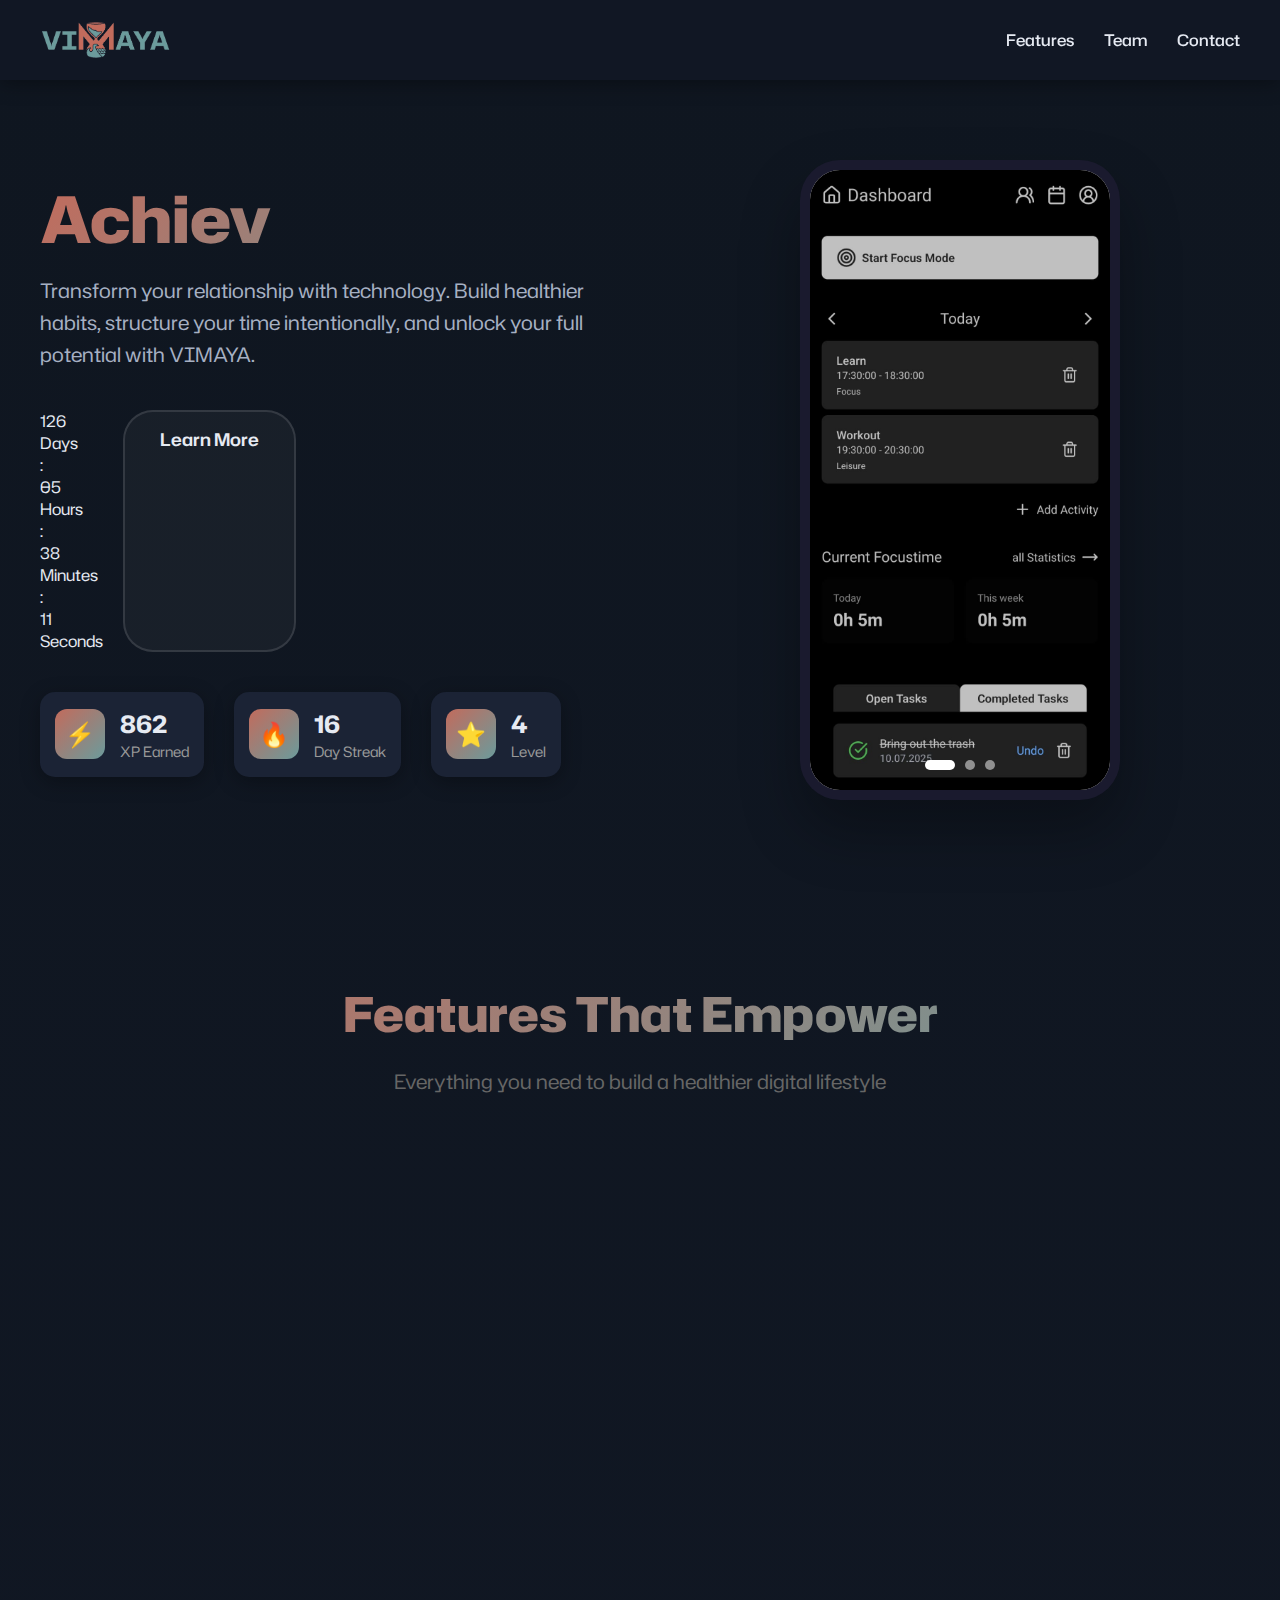
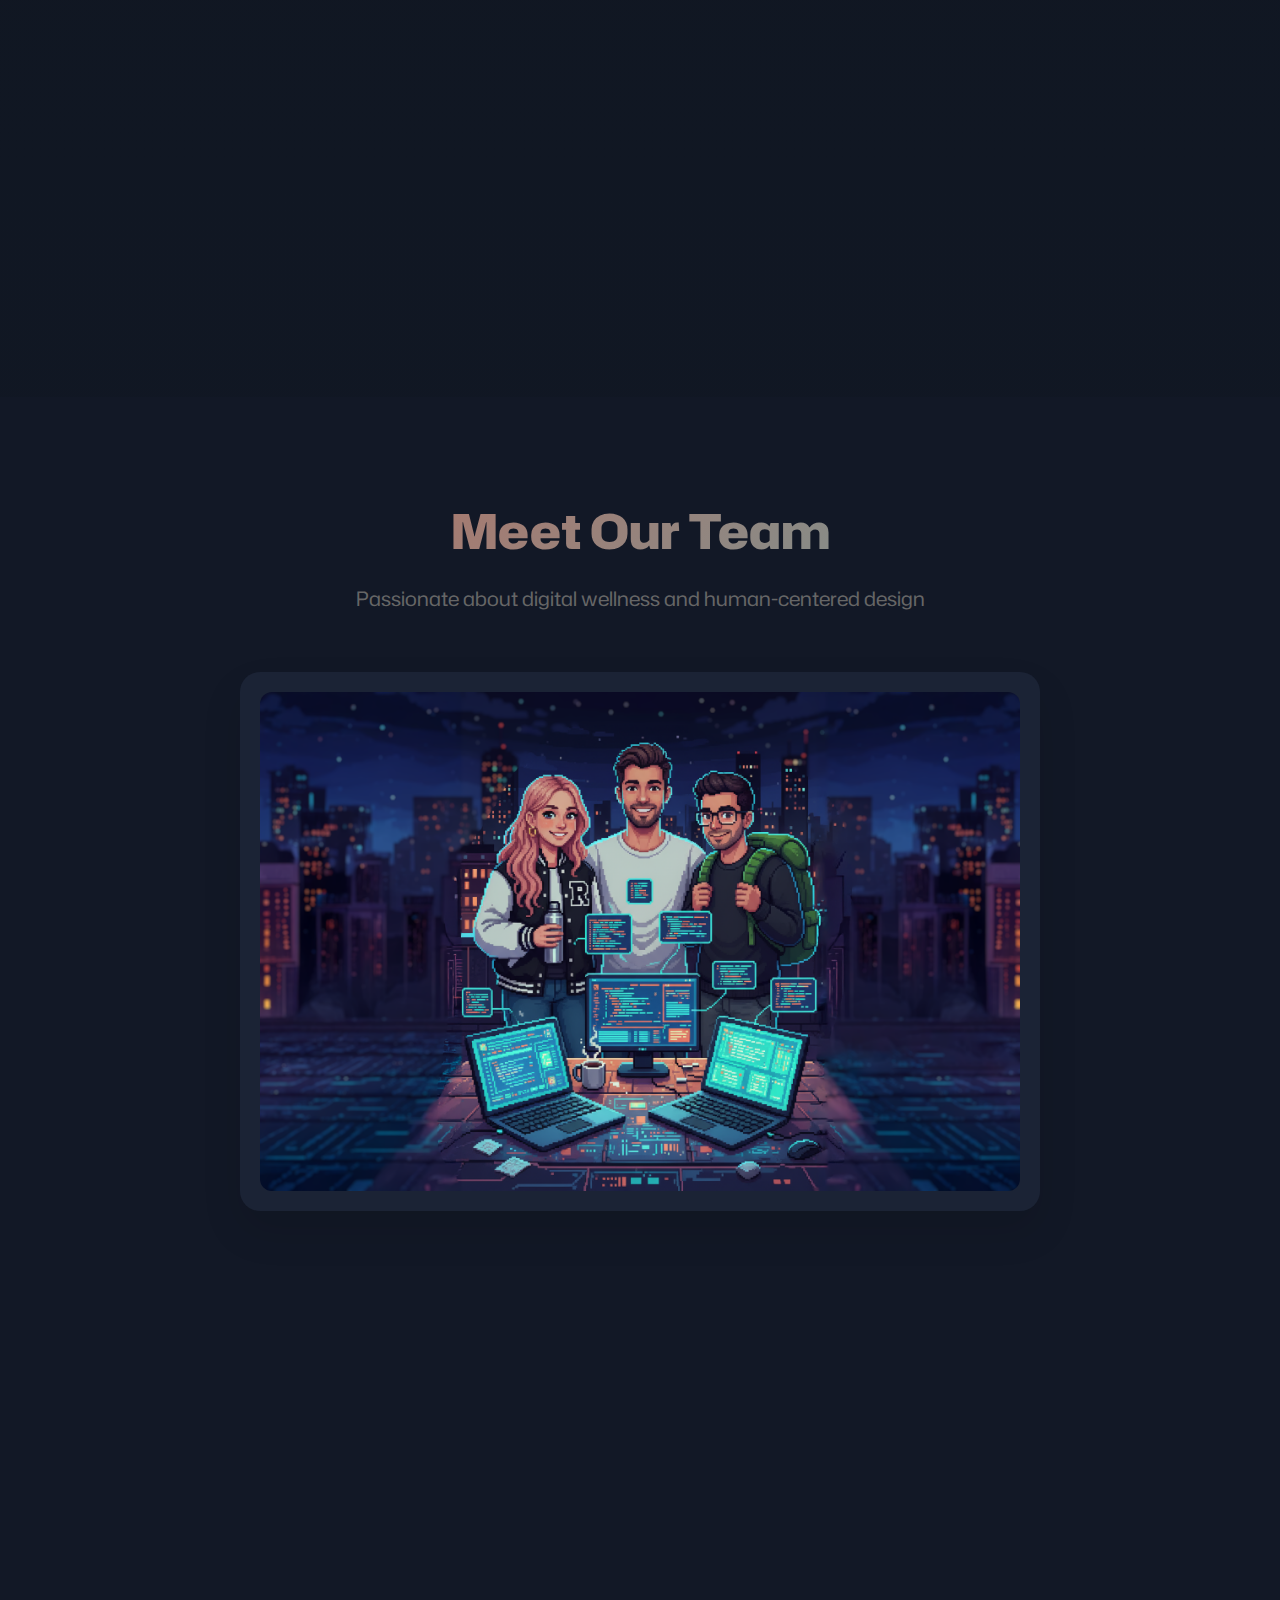
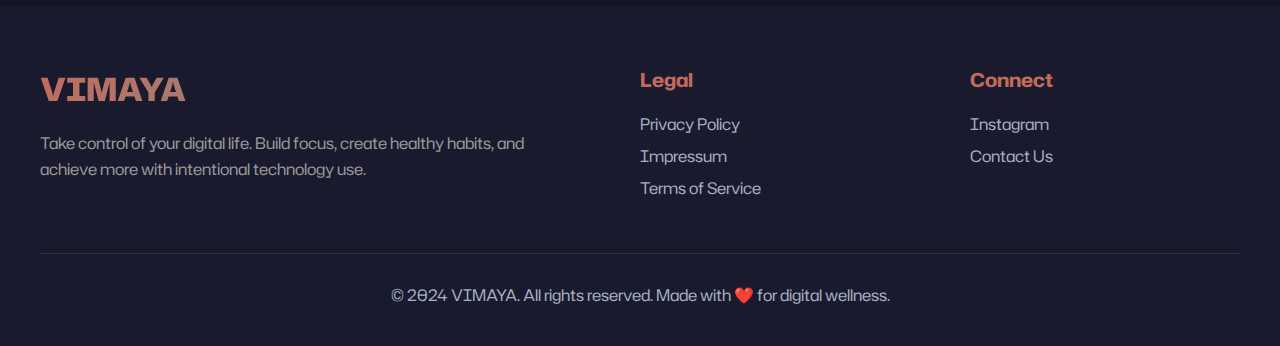
<file: index.html>
<!DOCTYPE html>
<html lang="en">
<head>
    <meta charset="UTF-8">
    <meta name="viewport" content="width=device-width, initial-scale=1.0">
    <title>VIMAYA - Achieve more. Own today.</title>
    <link rel="stylesheet" href="styles.css">
    <link rel="icon" href="assets/favicon.png" type="image/png">
    <link rel="apple-touch-icon" href="assets/favicon.png">
    <meta property="og:image" content="https://home.VIMAYA.app/assets/favicon.png">
    <meta name="twitter:image" content="https://home.VIMAYA.app/assets/favicon.png">
    <meta name="twitter:card" content="summary_large_image">
    <script>
    (function(w,d,e,u,f,l,n){w[f]=w[f]||function(){(w[f].q=w[f].q||[])
    .push(arguments);},l=d.createElement(e),l.async=1,l.src=u,
    n=d.getElementsByTagName(e)[0],n.parentNode.insertBefore(l,n);})
    (window,document,'script','https://assets.mailerlite.com/js/universal.js','ml');
    ml('account', '1884344');
    </script>
</head>
<body>
    
    
    <!-- Header (Opal-inspired: glass header with pill nav) -->
    <header>
        <nav>
            <div class="logo"><img src="images/logo.png" alt="VIMAYA logo" style="height:40px; width:auto; display:block;" /></div>
            <ul class="nav-links">
                <li><a href="#features">Features</a></li>
                <li><a href="#team">Team</a></li>
                <li><a href="mailto:contact@VIMAYA.com">Contact</a></li>
            </ul>
            <div class="menu-toggle">
                <span></span>
                <span></span>
                <span></span>
            </div>
        </nav>
    </header>
    
    <!-- Hero Section (Opal-inspired: decorative gradient glows and pill CTAs) -->
    <section class="hero">
        <div class="hero-container">
            <div class="hero-content">
                <h1>Achieve more. Own your day.</h1>
                <p>Transform your relationship with technology. Build healthier habits, structure your time intentionally, and unlock your full potential with VIMAYA.</p>
                
                <div class="cta-buttons">
                    <div class="countdown" id="launch-countdown" aria-live="polite">
                        <div class="countdown-item">
                            <div class="countdown-value" id="cd-days">0</div>
                            <div class="countdown-label">Days</div>
                        </div>
                        <div class="countdown-sep">:</div>
                        <div class="countdown-item">
                            <div class="countdown-value" id="cd-hours">0</div>
                            <div class="countdown-label">Hours</div>
                        </div>
                        <div class="countdown-sep">:</div>
                        <div class="countdown-item">
                            <div class="countdown-value" id="cd-mins">0</div>
                            <div class="countdown-label">Minutes</div>
                        </div>
                        <div class="countdown-sep">:</div>
                        <div class="countdown-item">
                            <div class="countdown-value" id="cd-secs">0</div>
                            <div class="countdown-label">Seconds</div>
                        </div>
                    </div>
                    <a href="#features" class="btn-secondary">Learn More</a>
                </div>
                
                <!-- Gamification Stats -->
                <div class="stats">
                    <div class="stat-card">
                        <div class="stat-icon xp">⚡</div>
                        <div>
                            <div class="stat-value" id="xp-counter">0</div>
                            <div class="stat-label">XP Earned</div>
                        </div>
                    </div>
                    <div class="stat-card">
                        <div class="stat-icon streak">🔥</div>
                        <div>
                            <div class="stat-value" id="streak-counter">0</div>
                            <div class="stat-label">Day Streak</div>
                        </div>
                    </div>
                    <div class="stat-card">
                        <div class="stat-icon level">⭐</div>
                        <div>
                            <div class="stat-value" id="level-counter">1</div>
                            <div class="stat-label">Level</div>
                        </div>
                    </div>
                </div>
            </div>
            
            <div class="phone-preview">
                <div class="phone-mockup">
                    <div class="phone-screen">
                        <div class="screenshot-carousel" id="carousel">
                            <div class="screenshot"><img src="images/screenshot1.jpeg" alt="App screenshot 1" /></div>
                            <div class="screenshot"><img src="images/screenshot2.jpeg" alt="App screenshot 2" /></div>
                            <div class="screenshot"><img src="images/screenshot3.jpeg" alt="App screenshot 3" /></div>
                        </div>
                        <div class="carousel-dots">
                            <span class="dot active" onclick="setSlide(0)"></span>
                            <span class="dot" onclick="setSlide(1)"></span>
                            <span class="dot" onclick="setSlide(2)"></span>
                        </div>
                    </div>
                </div>
            </div>
        </div>
    </section>
    
    <!-- Features Section (Opal-inspired: glass cards with gradient top rule) -->
    <section class="features" id="features">
        <div class="features-container">
            <h2 class="section-title">Features That Empower</h2>
            <p class="section-subtitle">Everything you need to build a healthier digital lifestyle</p>
            
            <div class="features-grid">
                <div class="feature-card">
                    <div class="feature-icon">🎯</div>
                    <h3>Focus Sessions</h3>
                    <p>Deep work made simple. Block distractions and stay in the zone with customizable focus sessions.</p>
                    <div class="progress-showcase">
                        <div class="progress-bar">
                            <div class="progress-fill"></div>
                        </div>
                    </div>
                </div>
                
                <div class="feature-card">
                    <div class="feature-icon">📊</div>
                    <h3>Smart Analytics</h3>
                    <p>Understand your digital patterns. Get insights into your screen time and productivity trends.</p>
                </div>
                
                <div class="feature-card">
                    <div class="feature-icon">🏆</div>
                    <h3>Gamified Progress</h3>
                    <p>Stay motivated with achievements, streaks, and levels. Make building habits fun and rewarding.</p>
                </div>
                
                <div class="feature-card">
                    <div class="feature-icon">⏰</div>
                    <h3>Time Blocking</h3>
                    <p>Plan your day intentionally. Schedule focused work, breaks, and personal time effortlessly.</p>
                </div>
            </div>
        </div>
    </section>
    
    <!-- Team Section (Opal-inspired: glass team cards and hairline separators) -->
    <section class="team" id="team">
        <div class="team-container">
            <h2 class="section-title">Meet Our Team</h2>
            <p class="section-subtitle">Passionate about digital wellness and human-centered design</p>
            
            <div class="team-photo">
                <img src="images/team.png" alt="Team photo" />
            </div>
            
            <div class="team-grid">
                
                <div class="team-member">
                    <div class="member-avatar"><img src="images/aisha.png" alt="Aisha Faller" /></div>
                    <div class="member-name">Aisha Faller</div>
                    <div class="member-role">Project Coordinator</div>
                </div>
                
                <div class="team-member">
                    <div class="member-avatar"><img src="images/david.jpg" alt="David Maurer" /></div>
                    <div class="member-name">David Maurer</div>
                    <div class="member-role">Infrastructure Specialist</div>
                </div>

                <div class="team-member">
                    <div class="member-avatar"><img src="images/braian.jpeg" alt="Braian Plaku" /></div>
                    <div class="member-name">Braian Plaku</div>
                    <div class="member-role">Lead Developer</div>
                </div>
        
            </div>
        </div>
    </section>
    
    <!-- Footer (Opal-inspired: hairline top border and pill download) -->
    <footer>
        <div class="footer-container">
            <div class="footer-top">
                <div class="footer-brand">
                    <h3>VIMAYA</h3>
                    <p>Take control of your digital life. Build focus, create healthy habits, and achieve more with intentional technology use.</p>
                </div>
                
                <div class="footer-links">
                    <h4>Legal</h4>
                    <ul>
                        <li><a href="privacypolicy.html">Privacy Policy</a></li>
                        <li><a href="impressum.html">Impressum</a></li>
                        <li><a href="terms.html">Terms of Service</a></li>
                    </ul>
                </div>
                
                <div class="footer-links">
                    <h4>Connect</h4>
                    <ul>
                        <li><a href="https://instagram.com/VIMAYA.app" target="_blank" rel="noopener">Instagram</a></li>
                        <li><a href="mailto:contact@VIMAYA.com">Contact Us</a></li>
                    </ul>
                </div>
            </div>
            
            <div class="footer-bottom">
                <p>&copy; 2024 VIMAYA. All rights reserved. Made with ❤️ for digital wellness.</p>
            </div>
        </div>
    </footer>
    
    <script>
        
        
        // Animated Counters
        function animateCounter(id, target, duration = 2000) {
            const element = document.getElementById(id);
            const start = 0;
            const increment = target / (duration / 16);
            let current = start;
            
            const timer = setInterval(() => {
                current += increment;
                if (current >= target) {
                    current = target;
                    clearInterval(timer);
                }
                element.textContent = Math.floor(current);
            }, 16);
        }
        
        // Screenshot Carousel
        let currentSlide = 0;
        const carousel = document.getElementById('carousel');
        const dots = document.querySelectorAll('.dot');
        
        function setSlide(index) {
            currentSlide = index;
            carousel.style.transform = `translateX(-${index * 100}%)`;
            dots.forEach((dot, i) => {
                dot.classList.toggle('active', i === index);
            });
        }
        
        // Auto-rotate carousel
        setInterval(() => {
            currentSlide = (currentSlide + 1) % 3;
            setSlide(currentSlide);
        }, 4000);
        
        // Smooth Scroll
        document.querySelectorAll('a[href^="#"]').forEach(anchor => {
            anchor.addEventListener('click', function (e) {
                e.preventDefault();
                const target = document.querySelector(this.getAttribute('href'));
                if (target) {
                    target.scrollIntoView({
                        behavior: 'smooth',
                        block: 'start'
                    });
                }
            });
        });
        
        // Countdown to Nov 28
        (function initCountdown() {
            const daysEl = document.getElementById('cd-days');
            const hoursEl = document.getElementById('cd-hours');
            const minsEl = document.getElementById('cd-mins');
            const secsEl = document.getElementById('cd-secs');
            if (!daysEl || !hoursEl || !minsEl || !secsEl) return;

            const now = new Date();
            const currentYear = now.getFullYear();
            const hasPassedNov28 = (now.getMonth() > 10) || (now.getMonth() === 10 && now.getDate() > 28);
            const targetYear = hasPassedNov28 ? currentYear + 1 : currentYear;
            const target = new Date(targetYear, 10, 28, 0, 0, 0);

            function updateCountdown() {
                const diffMs = target.getTime() - Date.now();
                const clamped = Math.max(0, diffMs);
                const totalSeconds = Math.floor(clamped / 1000);
                const days = Math.floor(totalSeconds / 86400);
                const hours = Math.floor((totalSeconds % 86400) / 3600);
                const minutes = Math.floor((totalSeconds % 3600) / 60);
                const seconds = totalSeconds % 60;

                daysEl.textContent = String(days);
                hoursEl.textContent = String(hours).padStart(2, '0');
                minsEl.textContent = String(minutes).padStart(2, '0');
                secsEl.textContent = String(seconds).padStart(2, '0');
            }

            updateCountdown();
            setInterval(updateCountdown, 1000);
        })();
        
        // Scroll animations
        const observerOptions = {
            threshold: 0.1,
            rootMargin: '0px 0px -100px 0px'
        };
        
        const observer = new IntersectionObserver((entries) => {
            entries.forEach(entry => {
                if (entry.isIntersecting) {
                    entry.target.style.opacity = '1';
                    entry.target.style.transform = 'translateY(0)';
                    
                    // Trigger counter animations when stats section is visible
                    if (entry.target.classList.contains('stats')) {
                        animateCounter('xp-counter', 2450);
                        animateCounter('streak-counter', 47);
                        animateCounter('level-counter', 12);
                    }
                }
            });
        }, observerOptions);
        
        // Observe elements for animation
        document.querySelectorAll('.feature-card, .team-member').forEach(el => {
            el.style.opacity = '0';
            el.style.transform = 'translateY(30px)';
            el.style.transition = 'opacity 0.6s ease, transform 0.6s ease';
            observer.observe(el);
        });
        
        // Observe stats for counter animation
        const stats = document.querySelector('.stats');
        if (stats) {
            observer.observe(stats);
        }
        
        // Header scroll effect (Opal-inspired: stronger background and hairline on scroll)
        const header = document.querySelector('header');
        let lastScroll = 0;
        
        window.addEventListener('scroll', () => {
            const currentScroll = window.pageYOffset;
            
            if (currentScroll > 100) {
                header.style.background = 'rgba(18, 24, 38, 0.92)';
                header.style.boxShadow = '0 2px 20px rgba(0,0,0,0.4)';
                header.style.borderBottom = '1px solid rgba(255,255,255,0.14)';
            } else {
                header.style.background = 'rgba(18, 24, 38, 0.85)';
                header.style.boxShadow = '0 2px 20px rgba(0,0,0,0.35)';
                header.style.borderBottom = '1px solid rgba(255,255,255,0.08)';
            }
            
            lastScroll = currentScroll;
        });
        
        // Mobile menu toggle
        const menuToggle = document.querySelector('.menu-toggle');
        const navLinks = document.querySelector('.nav-links');
        
        menuToggle?.addEventListener('click', () => {
            navLinks.classList.toggle('active');
            menuToggle.classList.toggle('active');
        });
        
        // Button animations simplified; heavy effects removed
        
        // Ripple animation CSS moved to styles.css
        
        
        
        // Add some extra interactivity to feature cards (dark-friendly, Opal-inspired hover)
        document.querySelectorAll('.feature-card').forEach(card => {
            card.addEventListener('mouseenter', function() {
                this.style.background = 'var(--surface-2)';
                this.style.boxShadow = '0 20px 40px rgba(0,0,0,0.35)';
            });
            
            card.addEventListener('mouseleave', function() {
                this.style.background = 'var(--surface)';
                this.style.boxShadow = '0 5px 20px rgba(0,0,0,0.3)';
            });
        });
        
        // Typing effect for hero title (optional enhancement)
        const heroTitle = document.querySelector('.hero h1');
        const originalText = heroTitle?.textContent;
        if (heroTitle && originalText) {
            heroTitle.textContent = '';
            let charIndex = 0;
            
            function typeWriter() {
                if (charIndex < originalText.length) {
                    heroTitle.textContent += originalText.charAt(charIndex);
                    charIndex++;
                    setTimeout(typeWriter, 50);
                }
            }
            
            // Start typing effect after a short delay
            setTimeout(typeWriter, 500);
        }
        
        // Add interactive achievement badges
        const achievementBadges = [
            { icon: '🏅', title: 'Early Bird', desc: '5 days of morning focus' },
            { icon: '💎', title: 'Diamond Mind', desc: '30 day streak achieved' },
            { icon: '🚀', title: 'Productivity Pro', desc: '100 hours of deep work' }
        ];
        
        // Create floating achievement notification
        function showAchievement(badge) {
            const notification = document.createElement('div');
            notification.className = 'achievement-notification';
            notification.innerHTML = `
                <span class="achievement-icon">${badge.icon}</span>
                <div>
                    <div class="achievement-title">${badge.title}</div>
                    <div class="achievement-desc">${badge.desc}</div>
                </div>
            `;
            
            notification.style.cssText = `
                position: fixed;
                bottom: 30px;
                right: -400px;
                background: var(--surface);
                color: var(--text);
                padding: 20px;
                border-radius: 15px;
                box-shadow: 0 10px 30px rgba(0,0,0,0.4);
                display: flex;
                align-items: center;
                gap: 15px;
                z-index: 1000;
                transition: right 0.5s ease;
            `;
            
            document.body.appendChild(notification);
            
            setTimeout(() => {
                notification.style.right = '30px';
            }, 100);
            
            setTimeout(() => {
                notification.style.right = '-400px';
                setTimeout(() => notification.remove(), 500);
            }, 3000);
        }
        
        // Trigger achievement notifications on scroll
        let achievementShown = false;
        window.addEventListener('scroll', () => {
            if (window.scrollY > 500 && !achievementShown) {
                achievementShown = true;
                showAchievement(achievementBadges[Math.floor(Math.random() * achievementBadges.length)]);
            }
        });
        
        // Dynamic gradient hover removed for buttons
        
        console.log('VIMAYA Landing Page Initialized Successfully! 🚀');
    </script>
    </body>
</html>
</file>
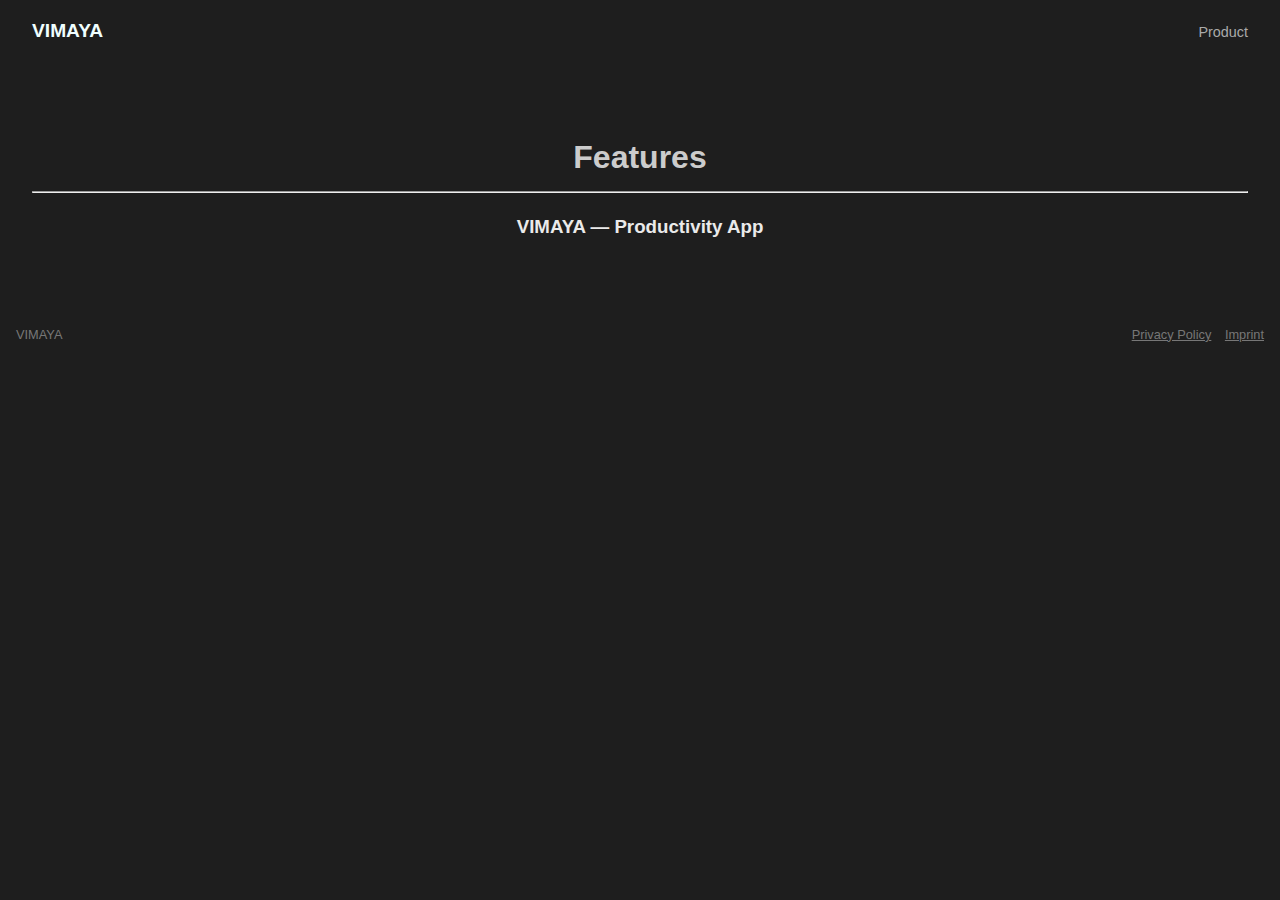
<file: features.html>
<!DOCTYPE html>
<html lang="en">
<head>
    <meta charset="UTF-8">
    <meta name="viewport" content="width=device-width, initial-scale=1.0">
    <title>Features</title>
    <link rel="stylesheet" type="text/css" href=landingpage.css>
</head>
<body>
    <header>
        <div class="logo"><a href="index.html" style="color: azure; text-decoration: none;">VIMAYA</a></div>
        <nav>
            <a href="product.html"> Product </a>
        </nav>
    </header>

    <section class="caption">
        <h1> Features </h1>
        <hr>
        <h3> VIMAYA — Productivity App </h3>
    </section>
    
    <footer>
        <div> VIMAYA </div>
        <div>
            <a href="privacypolicy.html" style="color:#777; margin-right: 10px;">Privacy Policy</a>
            <a href="imprint.html" style="color:#777;">Imprint</a>
        </div>
    </footer>
</body>
</html>
</file>
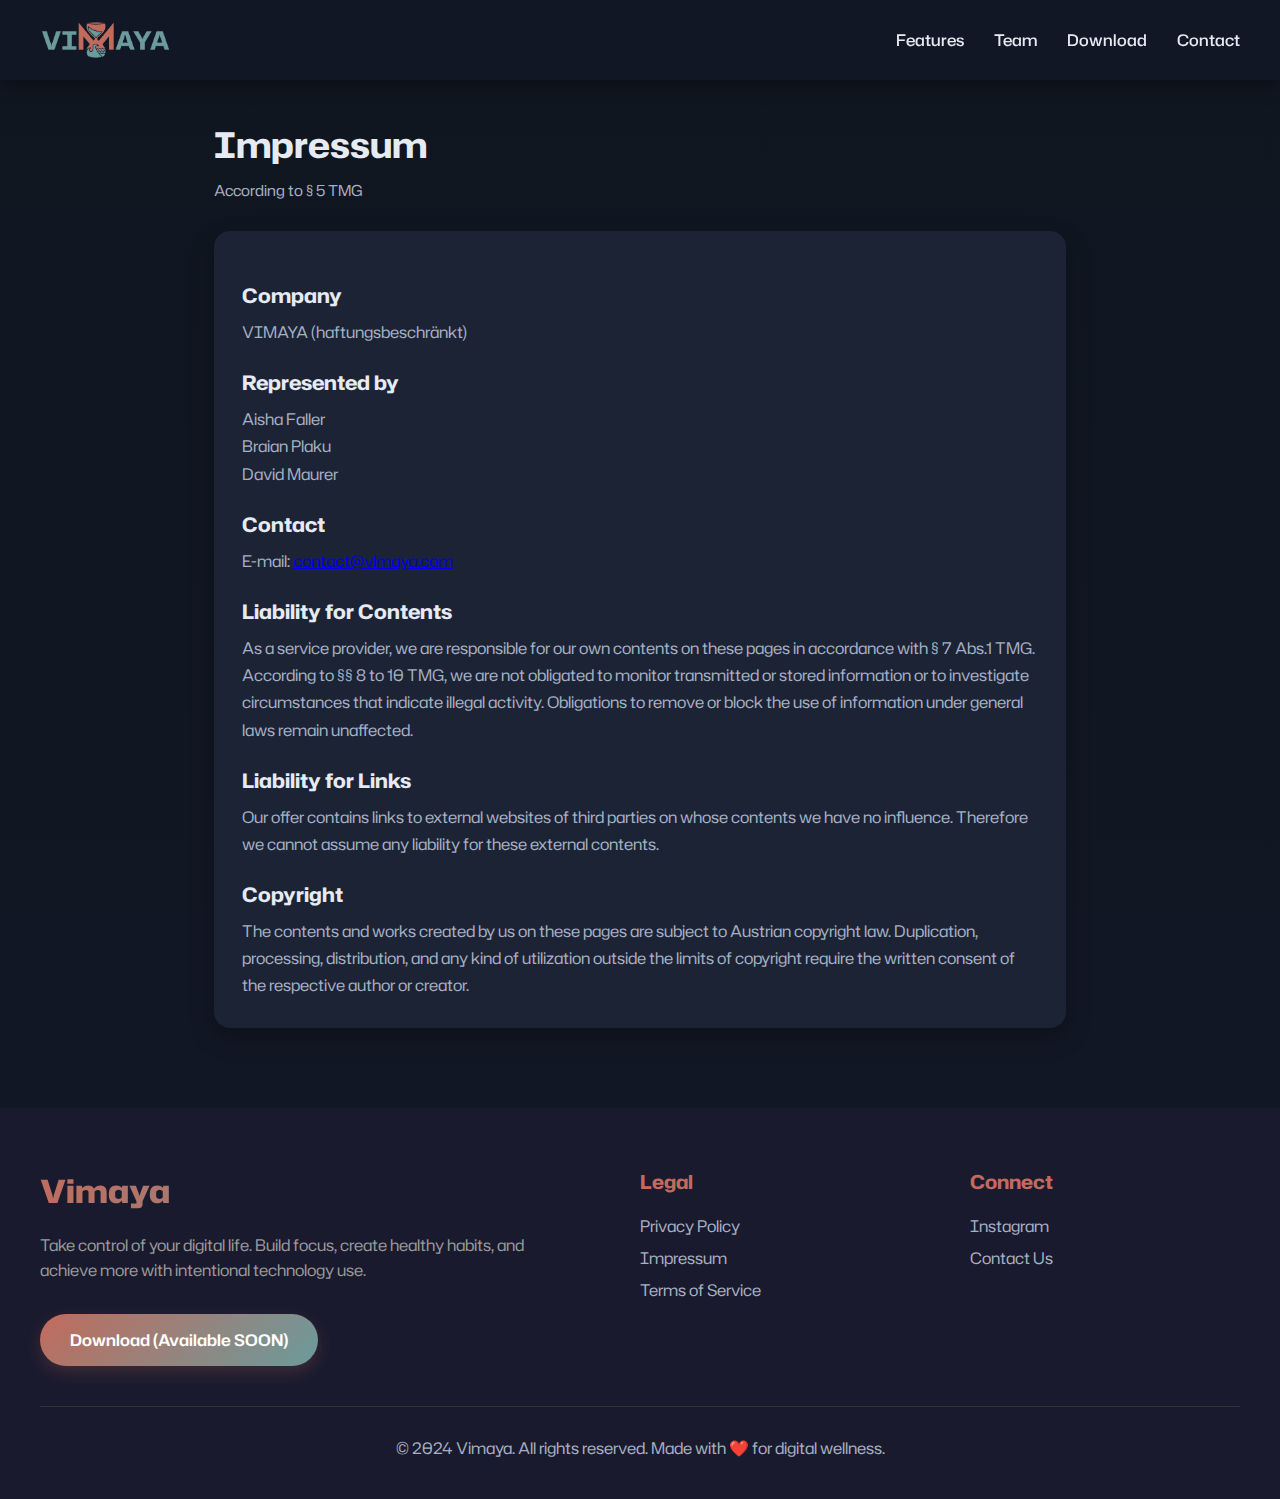
<file: impressum.html>
<!DOCTYPE html>
<html lang="en">
<head>
    <meta charset="UTF-8">
    <meta name="viewport" content="width=device-width, initial-scale=1.0">
    <title>Impressum - Vimaya</title>
    <link rel="stylesheet" href="styles.css">
    <link rel="icon" href="images/logo.png">
    <meta name="robots" content="noindex">
</head>
<body>
    <header>
        <nav>
            <div class="logo"><a href="index.html"><img src="images/logo.png" alt="Vimaya logo" style="height:40px; width:auto; display:block;" /></a></div>
            <ul class="nav-links">
                <li><a href="index.html#features">Features</a></li>
                <li><a href="index.html#team">Team</a></li>
                <li><a href="index.html#download">Download</a></li>
                <li><a href="mailto:contact@vimaya.com">Contact</a></li>
            </ul>
            <div class="menu-toggle">
                <span></span>
                <span></span>
                <span></span>
            </div>
        </nav>
    </header>

    <main class="legal-container">
        <h1>Impressum</h1>
        <div class="meta">According to § 5 TMG</div>
        <div class="legal-card">
            <h2>Company</h2>
            <p>VIMAYA (haftungsbeschränkt)</p>

            <h2>Represented by</h2>
            <p>Aisha Faller</p>
            <p>Braian Plaku</p>
            <p>David Maurer</p>

            <h2>Contact</h2>
            <p>E-mail: <a href="mailto:contact@vimaya.com">contact@vimaya.com</a></p>

            <h2>Liability for Contents</h2>
            <p>As a service provider, we are responsible for our own contents on these pages in accordance with § 7 Abs.1 TMG. According to §§ 8 to 10 TMG, we are not obligated to monitor transmitted or stored information or to investigate circumstances that indicate illegal activity. Obligations to remove or block the use of information under general laws remain unaffected.</p>

            <h2>Liability for Links</h2>
            <p>Our offer contains links to external websites of third parties on whose contents we have no influence. Therefore we cannot assume any liability for these external contents.</p>

            <h2>Copyright</h2>
            <p>The contents and works created by us on these pages are subject to Austrian copyright law. Duplication, processing, distribution, and any kind of utilization outside the limits of copyright require the written consent of the respective author or creator.</p>
        </div>
    </main>

    <footer>
        <div class="footer-container">
            <div class="footer-top">
                <div class="footer-brand">
                    <h3>Vimaya</h3>
                    <p>Take control of your digital life. Build focus, create healthy habits, and achieve more with intentional technology use.</p>
                    <a href="#" class="download-btn">
                        <span>Download (Available SOON)</span>
                    </a>
                </div>

                <div class="footer-links">
                    <h4>Legal</h4>
                    <ul>
                        <li><a href="privacypolicy.html">Privacy Policy</a></li>
                        <li><a href="impressum.html">Impressum</a></li>
                        <li><a href="terms.html">Terms of Service</a></li>
                    </ul>
                </div>

                <div class="footer-links">
                    <h4>Connect</h4>
                    <ul>
                        <li><a href="https://instagram.com/vimaya.app" target="_blank" rel="noopener">Instagram</a></li>
                        <li><a href="mailto:contact@vimaya.com">Contact Us</a></li>
                    </ul>
                </div>
            </div>

            <div class="footer-bottom">
                <p>&copy; 2024 Vimaya. All rights reserved. Made with ❤️ for digital wellness.</p>
            </div>
        </div>
    </footer>

    <script>
        const menuToggle = document.querySelector('.menu-toggle');
        const navLinks = document.querySelector('.nav-links');
        menuToggle?.addEventListener('click', () => {
            navLinks.classList.toggle('active');
            menuToggle.classList.toggle('active');
        });
    </script>
</body>
</html>
</file>
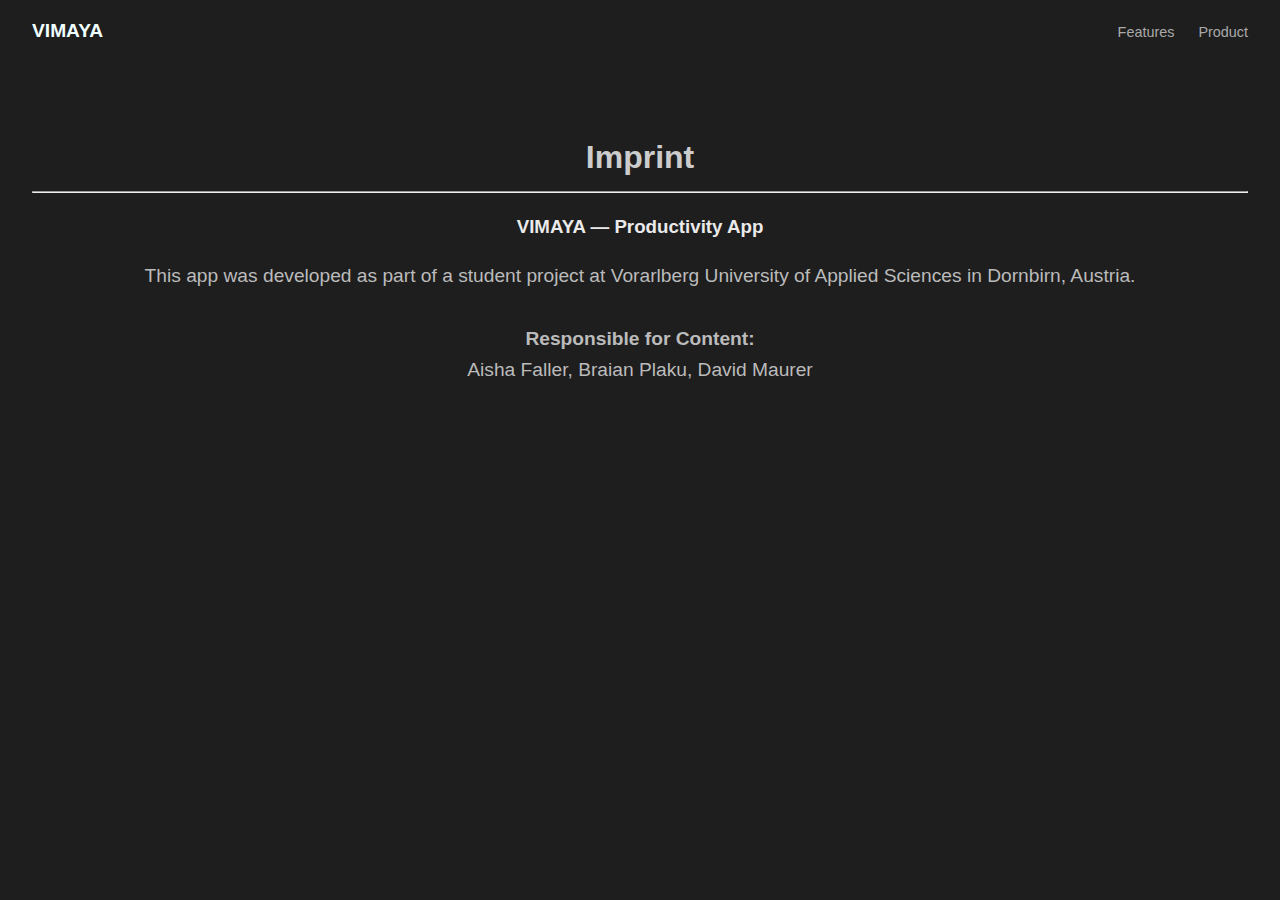
<file: imprint.html>
<!DOCTYPE html>
<html lang="en">
<head>
    <meta charset="UTF-8">
    <meta name="viewport" content="width=device-width, initial-scale=1.0">
    <title>Vimaya Imprint</title>
    <link rel="stylesheet" type="text/css" href=landingpage.css>
</head>
<body>
    <header>
        <div class="logo"><a href="index.html" style="color: azure; text-decoration: none;">VIMAYA</a></div>
        <nav>
            <a href="features.html"> Features </a>
            <a href="product.html"> Product </a>
        </nav>
    </header>

    <section class="caption">
        <h1> Imprint </h1>
        <hr>
        <h3> VIMAYA — Productivity App </h3>
        <p> This app was developed as part of a student project at Vorarlberg University of Applied Sciences in Dornbirn, Austria. </p>
        <p><b> Responsible for Content:</b><br> Aisha Faller, Braian Plaku, David Maurer </p>
    </section>
</body>
</html>
</file>
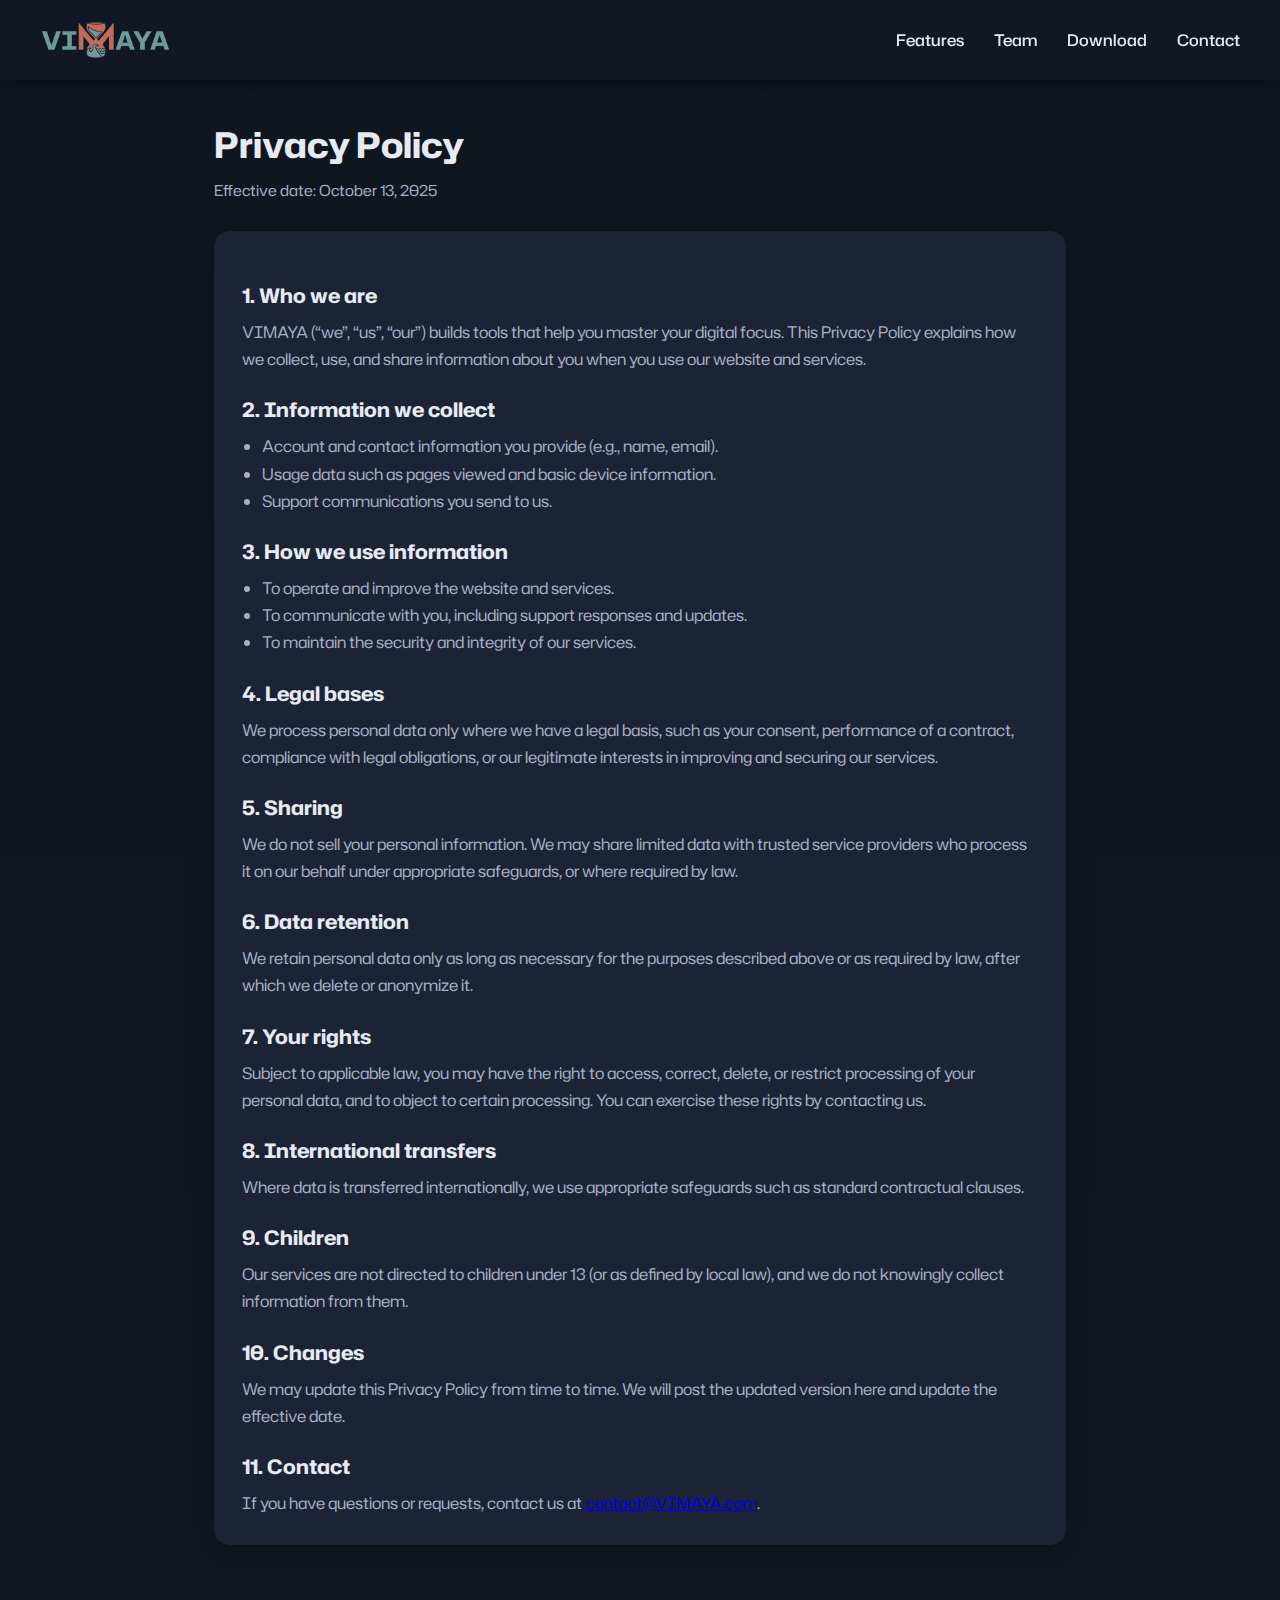
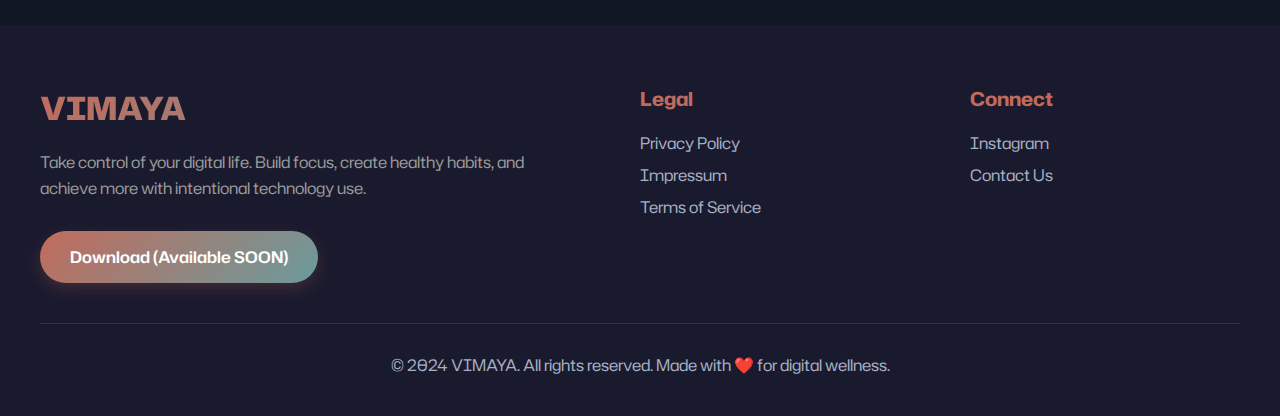
<file: privacypolicy.html>
<!DOCTYPE html>
<html lang="en">
<head>
    <meta charset="UTF-8">
    <meta name="viewport" content="width=device-width, initial-scale=1.0">
    <title>Privacy Policy - VIMAYA</title>
    <link rel="stylesheet" href="styles.css">
    <link rel="icon" href="images/logo.png">
    <meta name="robots" content="noindex">
    <meta name="description" content="Privacy Policy for VIMAYA">
    <meta name="og:title" content="Privacy Policy - VIMAYA">
    <meta name="og:description" content="How we collect, use, and protect your data.">
    <meta name="og:type" content="website">
</head>
<body>
    <!-- Header (match opal-inspired header styles) -->
    <header>
        <nav>
            <div class="logo"><a href="index.html"><img src="images/logo.png" alt="VIMAYA logo" style="height:40px; width:auto; display:block;" /></a></div>
            <ul class="nav-links">
                <li><a href="index.html#features">Features</a></li>
                <li><a href="index.html#team">Team</a></li>
                <li><a href="index.html#download">Download</a></li>
                <li><a href="mailto:contact@VIMAYA.com">Contact</a></li>
            </ul>
            <div class="menu-toggle">
                <span></span>
                <span></span>
                <span></span>
            </div>
        </nav>
    </header>

    <!-- Legal content (glass legal card) -->
    <main class="legal-container">
        <h1>Privacy Policy</h1>
        <div class="meta">Effective date: October 13, 2025</div>
        <div class="legal-card">
            <h2>1. Who we are</h2>
            <p>VIMAYA (“we”, “us”, “our”) builds tools that help you master your digital focus. This Privacy Policy explains how we collect, use, and share information about you when you use our website and services.</p>

            <h2>2. Information we collect</h2>
            <ul>
                <li>Account and contact information you provide (e.g., name, email).</li>
                <li>Usage data such as pages viewed and basic device information.</li>
                <li>Support communications you send to us.</li>
            </ul>

            <h2>3. How we use information</h2>
            <ul>
                <li>To operate and improve the website and services.</li>
                <li>To communicate with you, including support responses and updates.</li>
                <li>To maintain the security and integrity of our services.</li>
            </ul>

            <h2>4. Legal bases</h2>
            <p>We process personal data only where we have a legal basis, such as your consent, performance of a contract, compliance with legal obligations, or our legitimate interests in improving and securing our services.</p>

            <h2>5. Sharing</h2>
            <p>We do not sell your personal information. We may share limited data with trusted service providers who process it on our behalf under appropriate safeguards, or where required by law.</p>

            <h2>6. Data retention</h2>
            <p>We retain personal data only as long as necessary for the purposes described above or as required by law, after which we delete or anonymize it.</p>

            <h2>7. Your rights</h2>
            <p>Subject to applicable law, you may have the right to access, correct, delete, or restrict processing of your personal data, and to object to certain processing. You can exercise these rights by contacting us.</p>

            <h2>8. International transfers</h2>
            <p>Where data is transferred internationally, we use appropriate safeguards such as standard contractual clauses.</p>

            <h2>9. Children</h2>
            <p>Our services are not directed to children under 13 (or as defined by local law), and we do not knowingly collect information from them.</p>

            <h2>10. Changes</h2>
            <p>We may update this Privacy Policy from time to time. We will post the updated version here and update the effective date.</p>

            <h2>11. Contact</h2>
            <p>If you have questions or requests, contact us at <a href="mailto:contact@VIMAYA.com">contact@VIMAYA.com</a>.</p>
        </div>
    </main>

    <footer>
        <div class="footer-container">
            <div class="footer-top">
                <div class="footer-brand">
                    <h3>VIMAYA</h3>
                    <p>Take control of your digital life. Build focus, create healthy habits, and achieve more with intentional technology use.</p>
                    <a href="#" class="download-btn">
                        <span>Download (Available SOON)</span>
                    </a>
                </div>

                <div class="footer-links">
                    <h4>Legal</h4>
                    <ul>
                        <li><a href="privacypolicy.html">Privacy Policy</a></li>
                        <li><a href="impressum.html">Impressum</a></li>
                        <li><a href="terms.html">Terms of Service</a></li>
                    </ul>
                </div>

                <div class="footer-links">
                    <h4>Connect</h4>
                    <ul>
                        <li><a href="https://instagram.com/VIMAYA.app" target="_blank" rel="noopener">Instagram</a></li>
                        <li><a href="mailto:contact@VIMAYA.com">Contact Us</a></li>
                    </ul>
                </div>
            </div>

            <div class="footer-bottom">
                <p>&copy; 2024 VIMAYA. All rights reserved. Made with ❤️ for digital wellness.</p>
            </div>
        </div>
    </footer>

    <script>
        // Mobile nav toggle
        const menuToggle = document.querySelector('.menu-toggle');
        const navLinks = document.querySelector('.nav-links');
        menuToggle?.addEventListener('click', () => {
            navLinks.classList.toggle('active');
            menuToggle.classList.toggle('active');
        });

        // Header scroll effect (match home page)
        const header = document.querySelector('header');
        window.addEventListener('scroll', () => {
            const y = window.pageYOffset;
            if (y > 100) {
                header.style.background = 'rgba(18, 24, 38, 0.92)';
                header.style.boxShadow = '0 2px 20px rgba(0,0,0,0.4)';
                header.style.borderBottom = '1px solid rgba(255,255,255,0.14)';
            } else {
                header.style.background = 'rgba(18, 24, 38, 0.85)';
                header.style.boxShadow = '0 2px 20px rgba(0,0,0,0.35)';
                header.style.borderBottom = '1px solid rgba(255,255,255,0.08)';
            }
        });
    </script>
</body>
</html>
</file>
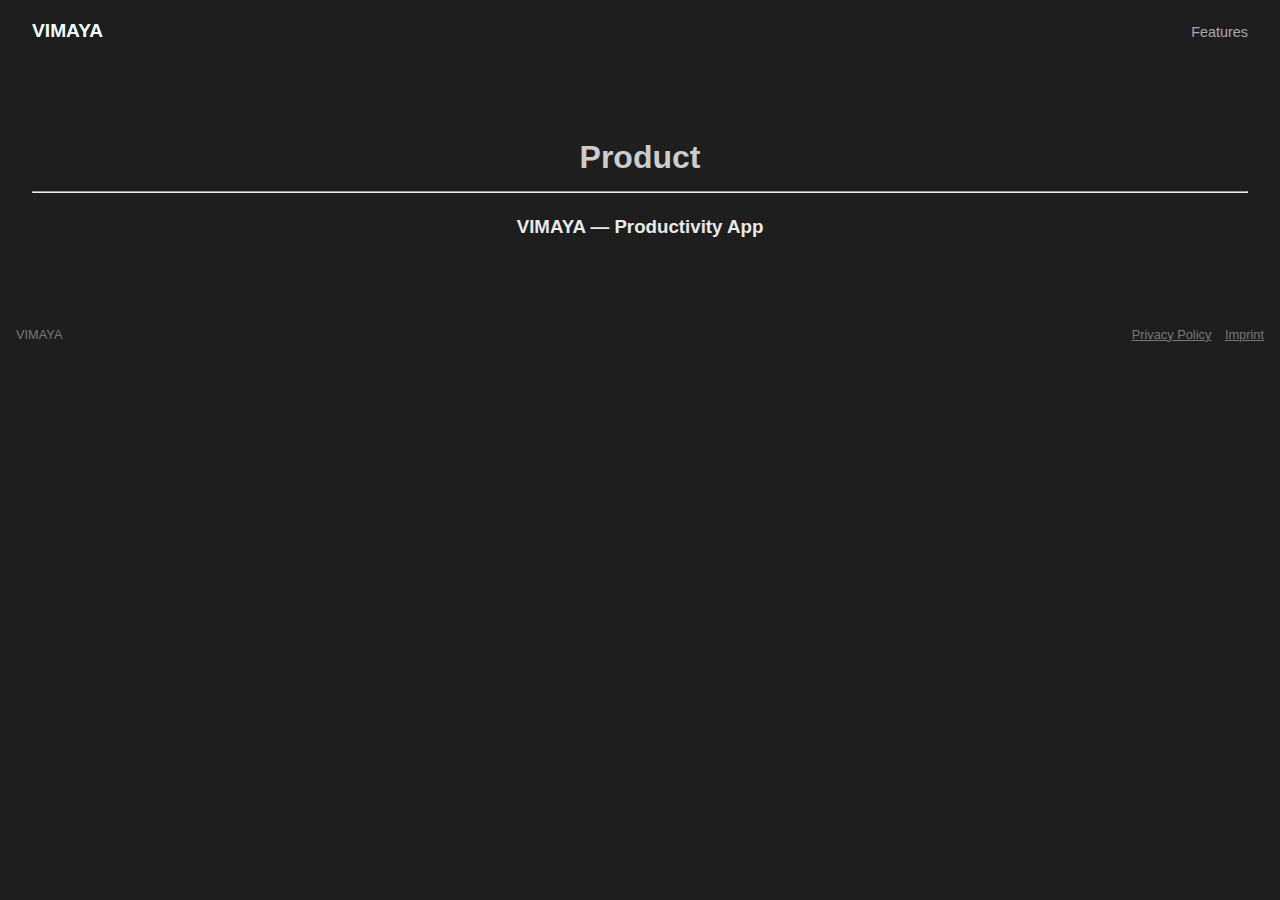
<file: product.html>
<!DOCTYPE html>
<html lang="en">
<head>
    <meta charset="UTF-8">
    <meta name="viewport" content="width=device-width, initial-scale=1.0">
    <title>Product</title>
    <link rel="stylesheet" type="text/css" href=landingpage.css>
</head>
<body>
    <header>
        <div class="logo"><a href="index.html" style="color: azure; text-decoration: none;">VIMAYA</a></div>
        <nav>
            <a href="features.html"> Features </a>
        </nav>
    </header>

    <section class="caption">
        <h1> Product </h1>
        <hr>
        <h3> VIMAYA — Productivity App </h3>
    </section>

    <footer>
        <div> VIMAYA </div>
        <div>
            <a href="privacypolicy.html" style="color:#777; margin-right: 10px;">Privacy Policy</a>
            <a href="imprint.html" style="color:#777;">Imprint</a>
        </div>
    </footer>
</body>
</html>
</file>
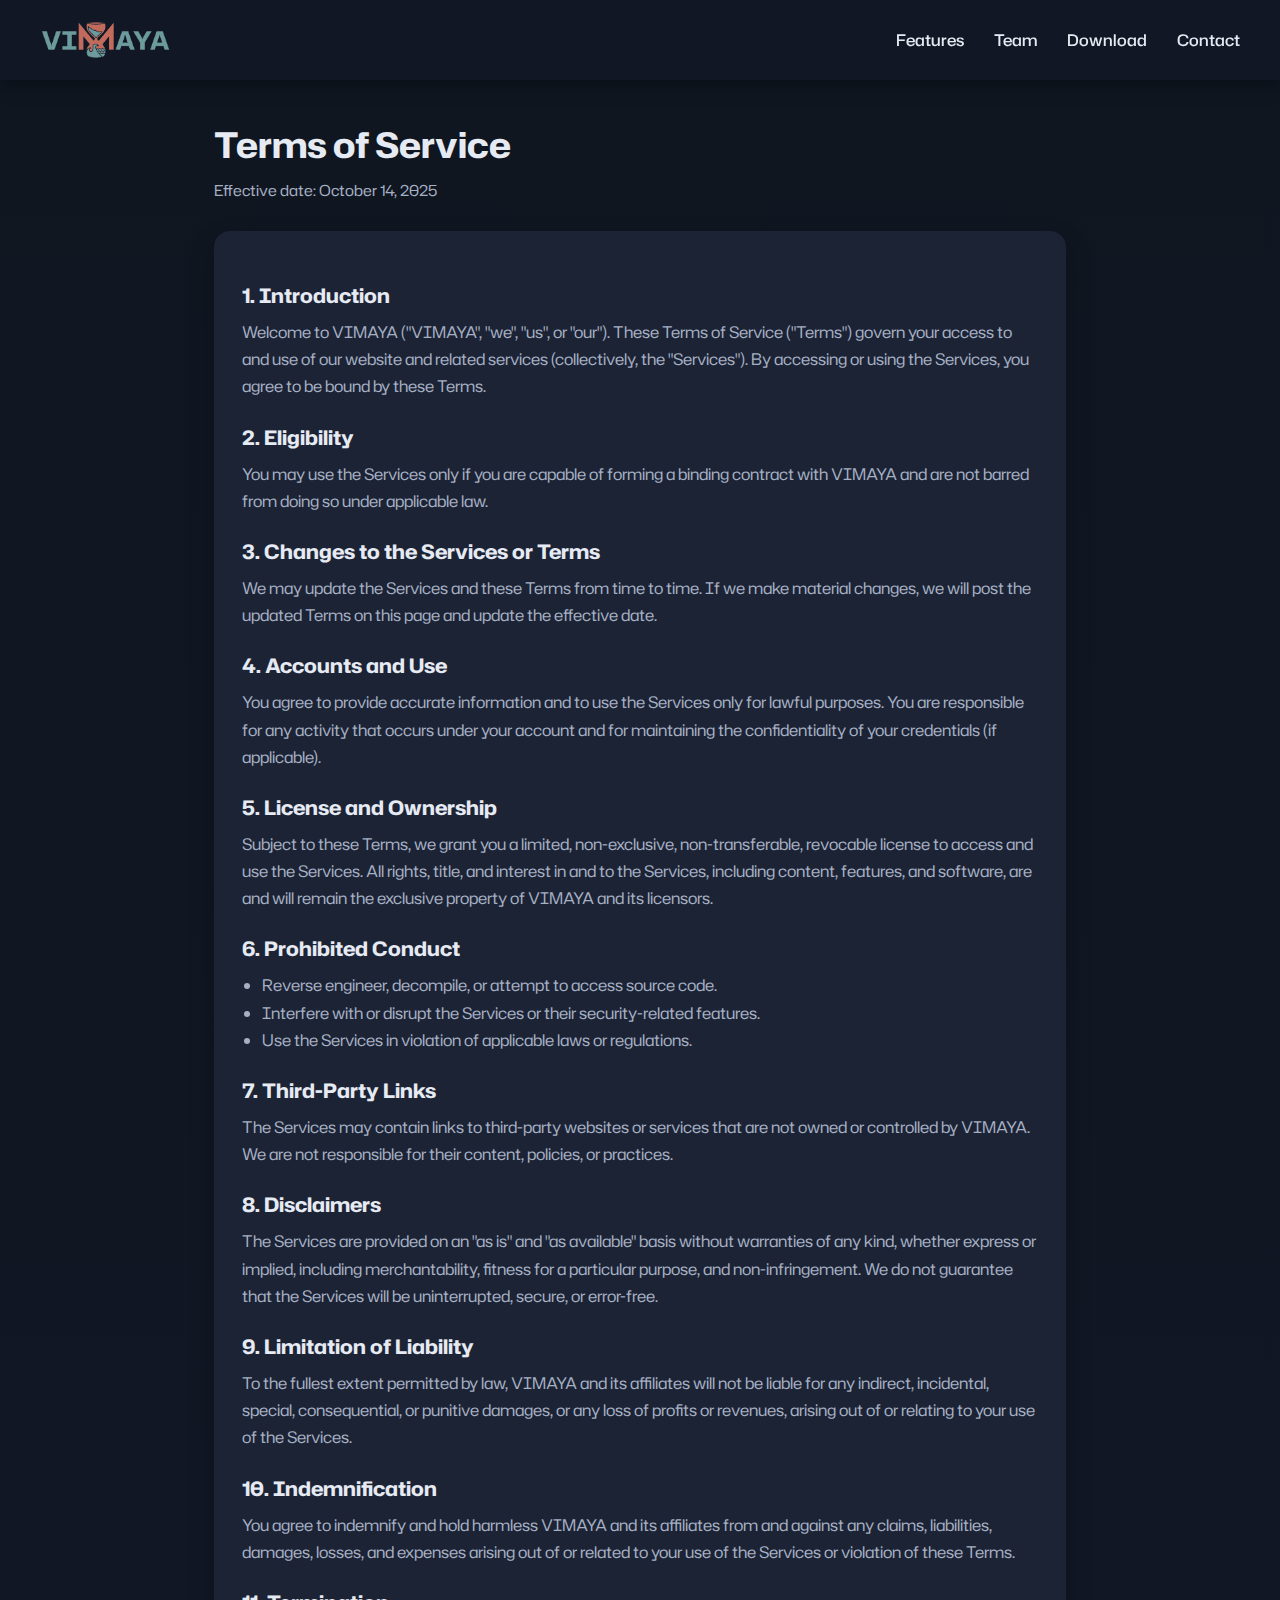
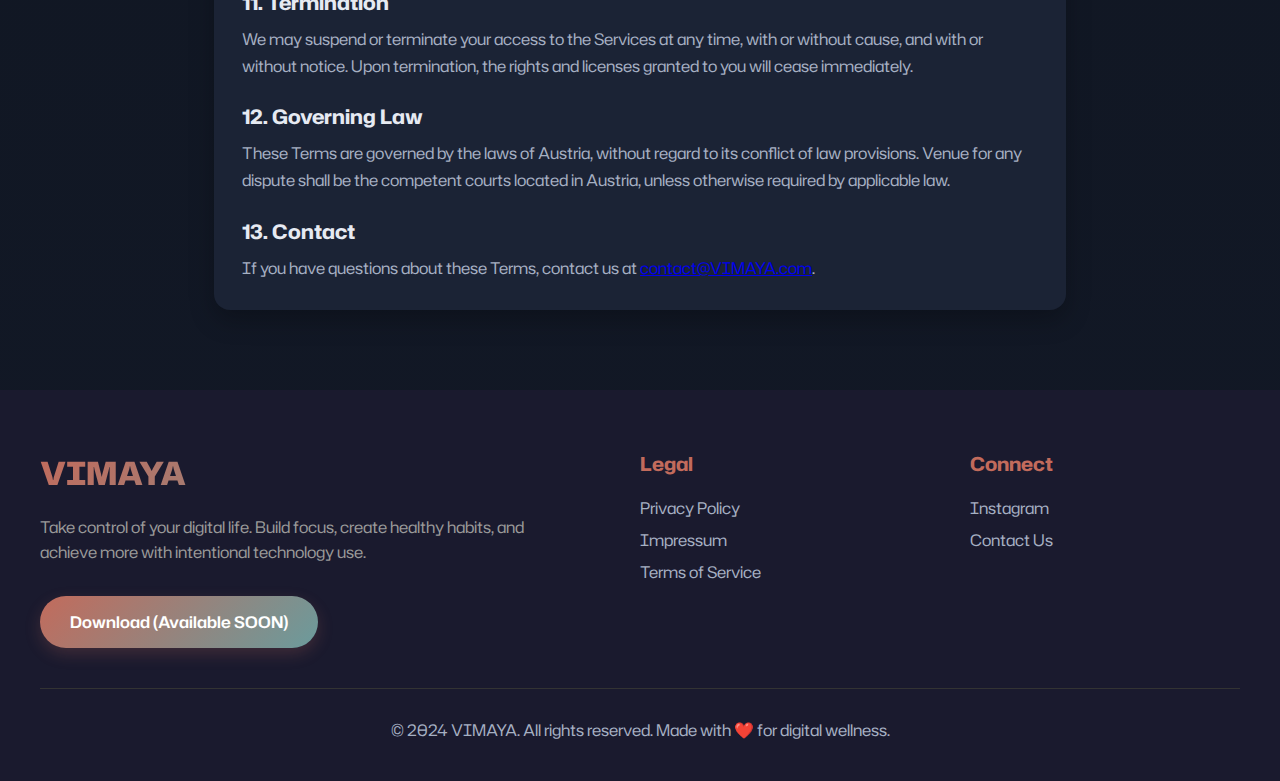
<file: terms.html>
<!DOCTYPE html>
<html lang="en">
<head>
    <meta charset="UTF-8">
    <meta name="viewport" content="width=device-width, initial-scale=1.0">
    <title>Terms of Service - VIMAYA</title>
    <link rel="stylesheet" href="styles.css">
    <link rel="icon" href="images/logo.png">
    <meta name="robots" content="noindex">
    <meta name="description" content="Terms of Service for VIMAYA">
    <meta name="og:title" content="Terms of Service - VIMAYA">
    <meta name="og:description" content="Read the terms and conditions for using VIMAYA.">
    <meta name="og:type" content="website">
</head>
<body>
    <!-- Header (match opal-inspired header styles) -->
    <header>
        <nav>
            <div class="logo"><a href="index.html"><img src="images/logo.png" alt="VIMAYA logo" style="height:40px; width:auto; display:block;" /></a></div>
            <ul class="nav-links">
                <li><a href="index.html#features">Features</a></li>
                <li><a href="index.html#team">Team</a></li>
                <li><a href="index.html#download">Download</a></li>
                <li><a href="mailto:contact@VIMAYA.com">Contact</a></li>
            </ul>
            <div class="menu-toggle">
                <span></span>
                <span></span>
                <span></span>
            </div>
        </nav>
    </header>

    <!-- Legal content (glass legal card) -->
    <main class="legal-container">
        <h1>Terms of Service</h1>
        <div class="meta">Effective date: October 14, 2025</div>
        <div class="legal-card">
            <h2>1. Introduction</h2>
            <p>Welcome to VIMAYA ("VIMAYA", "we", "us", or "our"). These Terms of Service ("Terms") govern your access to and use of our website and related services (collectively, the "Services"). By accessing or using the Services, you agree to be bound by these Terms.</p>

            <h2>2. Eligibility</h2>
            <p>You may use the Services only if you are capable of forming a binding contract with VIMAYA and are not barred from doing so under applicable law.</p>

            <h2>3. Changes to the Services or Terms</h2>
            <p>We may update the Services and these Terms from time to time. If we make material changes, we will post the updated Terms on this page and update the effective date.</p>

            <h2>4. Accounts and Use</h2>
            <p>You agree to provide accurate information and to use the Services only for lawful purposes. You are responsible for any activity that occurs under your account and for maintaining the confidentiality of your credentials (if applicable).</p>

            <h2>5. License and Ownership</h2>
            <p>Subject to these Terms, we grant you a limited, non-exclusive, non-transferable, revocable license to access and use the Services. All rights, title, and interest in and to the Services, including content, features, and software, are and will remain the exclusive property of VIMAYA and its licensors.</p>

            <h2>6. Prohibited Conduct</h2>
            <ul>
                <li>Reverse engineer, decompile, or attempt to access source code.</li>
                <li>Interfere with or disrupt the Services or their security-related features.</li>
                <li>Use the Services in violation of applicable laws or regulations.</li>
            </ul>

            <h2>7. Third-Party Links</h2>
            <p>The Services may contain links to third-party websites or services that are not owned or controlled by VIMAYA. We are not responsible for their content, policies, or practices.</p>

            <h2>8. Disclaimers</h2>
            <p>The Services are provided on an "as is" and "as available" basis without warranties of any kind, whether express or implied, including merchantability, fitness for a particular purpose, and non-infringement. We do not guarantee that the Services will be uninterrupted, secure, or error-free.</p>

            <h2>9. Limitation of Liability</h2>
            <p>To the fullest extent permitted by law, VIMAYA and its affiliates will not be liable for any indirect, incidental, special, consequential, or punitive damages, or any loss of profits or revenues, arising out of or relating to your use of the Services.</p>

            <h2>10. Indemnification</h2>
            <p>You agree to indemnify and hold harmless VIMAYA and its affiliates from and against any claims, liabilities, damages, losses, and expenses arising out of or related to your use of the Services or violation of these Terms.</p>

            <h2>11. Termination</h2>
            <p>We may suspend or terminate your access to the Services at any time, with or without cause, and with or without notice. Upon termination, the rights and licenses granted to you will cease immediately.</p>

            <h2>12. Governing Law</h2>
            <p>These Terms are governed by the laws of Austria, without regard to its conflict of law provisions. Venue for any dispute shall be the competent courts located in Austria, unless otherwise required by applicable law.</p>

            <h2>13. Contact</h2>
            <p>If you have questions about these Terms, contact us at <a href="mailto:contact@VIMAYA.com">contact@VIMAYA.com</a>.</p>
        </div>
    </main>

    <!-- Footer (match home page visual language) -->
    <footer>
        <div class="footer-container">
            <div class="footer-top">
                <div class="footer-brand">
                    <h3>VIMAYA</h3>
                    <p>Take control of your digital life. Build focus, create healthy habits, and achieve more with intentional technology use.</p>
                    <a href="#" class="download-btn">
                        <span>Download (Available SOON)</span>
                    </a>
                </div>
                
                <div class="footer-links">
                    <h4>Legal</h4>
                    <ul>
                        <li><a href="privacypolicy.html">Privacy Policy</a></li>
                        <li><a href="impressum.html">Impressum</a></li>
                        <li><a href="terms.html">Terms of Service</a></li>
                    </ul>
                </div>
                
                <div class="footer-links">
                    <h4>Connect</h4>
                    <ul>
                        <li><a href="https://instagram.com/VIMAYA.app" target="_blank" rel="noopener">Instagram</a></li>
                        <li><a href="mailto:contact@VIMAYA.com">Contact Us</a></li>
                    </ul>
                </div>
            </div>
            
            <div class="footer-bottom">
                <p>&copy; 2024 VIMAYA. All rights reserved. Made with ❤️ for digital wellness.</p>
            </div>
        </div>
    </footer>

    <script>
        // Mobile nav toggle
        const menuToggle = document.querySelector('.menu-toggle');
        const navLinks = document.querySelector('.nav-links');
        menuToggle?.addEventListener('click', () => {
            navLinks.classList.toggle('active');
            menuToggle.classList.toggle('active');
        });

        // Header scroll effect (match home page)
        const header = document.querySelector('header');
        window.addEventListener('scroll', () => {
            const y = window.pageYOffset;
            if (y > 100) {
                header.style.background = 'rgba(18, 24, 38, 0.92)';
                header.style.boxShadow = '0 2px 20px rgba(0,0,0,0.4)';
                header.style.borderBottom = '1px solid rgba(255,255,255,0.14)';
            } else {
                header.style.background = 'rgba(18, 24, 38, 0.85)';
                header.style.boxShadow = '0 2px 20px rgba(0,0,0,0.35)';
                header.style.borderBottom = '1px solid rgba(255,255,255,0.08)';
            }
        });
    </script>
</body>
</html>
</file>
<file: styles.css>
@import url('https://fonts.googleapis.com/css2?family=Hubot+Sans:wght@200;300;400;500;600;700;800;900&display=swap');

* {
    margin: 0;
    padding: 0;
    box-sizing: border-box;
}

:root {
    --primary-warm: #C26B5C;
    --primary-cool: #6B9B9C;
    --dark: #1a1a2e;
    --light: #f8f9fa;
    --gradient: linear-gradient(135deg, var(--primary-warm), var(--primary-cool));
    /* Dark theme */
    --bg: #0f1620;
    --bg-alt: #121826;
    --surface: #1b2335;
    --surface-2: #1f2a3b;
    --text: #E6EAF2;
    --muted: #A6B0C3;
}

body {
    font-family: 'Hubot Sans', -apple-system, BlinkMacSystemFont, sans-serif;
    color: var(--text);
    overflow-x: hidden;
    background: linear-gradient(180deg, var(--bg) 0%, var(--bg-alt) 100%);
}

/* Header */
header {
    position: fixed;
    top: 0;
    width: 100%;
    padding: 20px 40px;
    background: rgba(18, 24, 38, 0.85);
    backdrop-filter: blur(10px);
    z-index: 1000;
    transition: all 0.3s ease;
    box-shadow: 0 2px 20px rgba(0,0,0,0.4);
}

nav {
    max-width: 1400px;
    margin: 0 auto;
    display: flex;
    justify-content: space-between;
    align-items: center;
}

.logo {
    height: 40px;
    width: auto;
    display: flex;
    align-items: center;
}

.nav-links {
    display: flex;
    gap: 30px;
    list-style: none;
}

.nav-links a {
    text-decoration: none;
    color: var(--text);
    font-weight: 500;
    transition: color 0.3s;
    position: relative;
}

.nav-links a:hover {
    color: var(--primary-warm);
}

.nav-links a::after {
    content: '';
    position: absolute;
    bottom: -5px;
    left: 0;
    width: 0;
    height: 2px;
    background: var(--primary-warm);
    transition: width 0.3s;
}

.nav-links a:hover::after {
    width: 100%;
}

/* Hero Section */
.hero {
    margin-top: 80px;
    padding: 80px 40px;
    position: relative;
    z-index: 1;
}

.hero-container {
    max-width: 1400px;
    margin: 0 auto;
    display: grid;
    grid-template-columns: 1fr 1fr;
    gap: 80px;
    align-items: center;
}

.hero-content {
    animation: slideInLeft 1s ease;
}

@keyframes slideInLeft {
    from {
        opacity: 0;
        transform: translateX(-50px);
    }
    to {
        opacity: 1;
        transform: translateX(0);
    }
}

.hero h1 {
    font-size: clamp(2.5rem, 5vw, 4rem);
    font-weight: 800;
    line-height: 1.1;
    margin-bottom: 20px;
    background: var(--gradient);
    -webkit-background-clip: text;
    -webkit-text-fill-color: transparent;
    background-clip: text;
}

.hero p {
    font-size: 1.25rem;
    font-weight: 400;
    color: var(--muted);
    margin-bottom: 40px;
    line-height: 1.6;
}

.cta-buttons {
    display: flex;
    gap: 20px;
    margin-bottom: 40px;
}

.btn-primary {
    padding: 15px 35px;
    background: var(--gradient);
    color: white;
    text-decoration: none;
    border-radius: 30px;
    font-weight: 600;
    font-size: 1.1rem;
    transition: background 0.2s ease, box-shadow 0.2s ease;
    box-shadow: 0 6px 16px rgba(194, 107, 92, 0.22);
}

.btn-primary:hover { box-shadow: 0 8px 20px rgba(194, 107, 92, 0.28); }

.btn-secondary {
    padding: 15px 35px;
    background: rgba(255,255,255,0.04);
    color: var(--text);
    text-decoration: none;
    border: 2px solid rgba(255,255,255,0.12);
    border-radius: 30px;
    font-weight: 600;
    font-size: 1.1rem;
    transition: background 0.2s ease, border-color 0.2s ease;
}

.btn-secondary:hover { background: rgba(255,255,255,0.08); color: var(--text); }

/* Gamification Stats */
.stats {
    display: flex;
    gap: 30px;
}

.stat-card {
    padding: 15px;
    background: var(--surface);
    border-radius: 15px;
    box-shadow: 0 5px 20px rgba(0,0,0,0.3);
    display: flex;
    align-items: center;
    gap: 15px;
    transition: transform 0.3s;
}

.stat-card:hover {
    transform: translateY(-5px);
}

.stat-icon {
    width: 50px;
    height: 50px;
    border-radius: 12px;
    display: flex;
    align-items: center;
    justify-content: center;
    font-size: 24px;
}

.stat-icon.xp { background: var(--gradient); }
.stat-icon.streak { background: var(--gradient); }
.stat-icon.level { background: var(--gradient); }

.stat-value {
    font-size: 1.5rem;
    font-weight: 700;
    color: var(--text);
}

.stat-label {
    font-size: 0.9rem;
    color: #999;
}

/* Phone Preview */
.phone-preview {
    position: relative;
    animation: slideInRight 1s ease;
}

@keyframes slideInRight {
    from {
        opacity: 0;
        transform: translateX(50px);
    }
    to {
        opacity: 1;
        transform: translateX(0);
    }
}

.phone-mockup {
    position: relative;
    width: 320px;
    height: 640px;
    margin: 0 auto;
    background: #1a1a2e;
    border-radius: 40px;
    padding: 10px;
    box-shadow: 0 30px 60px rgba(0,0,0,0.3);
    animation: float-phone 6s ease-in-out infinite;
}

@keyframes float-phone {
    0%, 100% { transform: translateY(0); }
    50% { transform: translateY(-20px); }
}

.phone-screen {
    width: 100%;
    height: 100%;
    background: white;
    border-radius: 30px;
    overflow: hidden;
    position: relative;
}

.screenshot-carousel {
    position: relative;
    width: 100%;
    height: 100%;
    display: flex;
    transition: transform 0.5s ease;
}

.screenshot {
    min-width: 100%;
    height: 100%;
    background: #000;
    display: block;
}

.screenshot img {
    width: 100%;
    height: 100%;
    object-fit: cover;
    display: block;
}

.carousel-dots {
    position: absolute;
    bottom: 20px;
    left: 50%;
    transform: translateX(-50%);
    display: flex;
    gap: 10px;
}

.dot {
    width: 10px;
    height: 10px;
    border-radius: 50%;
    background: rgba(255,255,255,0.5);
    cursor: pointer;
    transition: all 0.3s;
}

.dot.active {
    background: white;
    width: 30px;
    border-radius: 5px;
}

/* Features Section */
.features {
    padding: 100px 40px;
    background: transparent;
    position: relative;
    z-index: 1;
}

.features-container { max-width: 1400px; margin: 0 auto; }

.section-title {
    text-align: center;
    font-size: 3rem;
    font-weight: 800;
    margin-bottom: 20px;
    background: var(--gradient);
    -webkit-background-clip: text;
    -webkit-text-fill-color: transparent;
    background-clip: text;
}

.section-subtitle {
    text-align: center;
    font-size: 1.25rem;
    color: #666;
    margin-bottom: 60px;
}

.features-grid {
    display: grid;
    grid-template-columns: repeat(auto-fit, minmax(300px, 1fr));
    gap: 40px;
}

.feature-card {
    padding: 40px;
    background: var(--surface);
    border-radius: 20px;
    text-align: center;
    transition: all 0.3s ease;
    position: relative;
    overflow: hidden;
}

.feature-card::before {
    content: '';
    position: absolute;
    top: 0;
    left: 0;
    width: 100%;
    height: 4px;
    background: var(--gradient);
    transform: scaleX(0);
    transition: transform 0.3s;
}

.feature-card:hover::before { transform: scaleX(1); }
.feature-card:hover { transform: translateY(-10px); box-shadow: 0 20px 40px rgba(0,0,0,0.35); }

.feature-icon {
    width: 80px;
    height: 80px;
    margin: 0 auto 20px;
    background: var(--gradient);
    border-radius: 20px;
    display: flex;
    align-items: center;
    justify-content: center;
    font-size: 36px;
    color: white;
}

.feature-card h3 { font-size: 1.5rem; font-weight: 700; margin-bottom: 15px; color: var(--text); }
.feature-card p { color: var(--muted); line-height: 1.6; }

/* Progress Bar Animation */
.progress-showcase {
    margin-top: 30px;
    padding: 20px;
    background: var(--surface-2);
    border-radius: 15px;
    box-shadow: 0 5px 20px rgba(0,0,0,0.25);
}

.progress-bar {
    width: 100%;
    height: 20px;
    background: #2a3448;
    border-radius: 10px;
    overflow: hidden;
    position: relative;
}

.progress-fill {
    height: 100%;
    background: var(--gradient);
    border-radius: 10px;
    animation: progressAnimation 3s ease-in-out infinite;
    position: relative;
    overflow: hidden;
}

.progress-fill::after {
    content: '';
    position: absolute;
    top: 0;
    left: 0;
    bottom: 0;
    right: 0;
    background: linear-gradient(90deg, transparent, rgba(255,255,255,0.3), transparent);
    animation: shimmer 2s infinite;
}

@keyframes progressAnimation { 0% { width: 0%; } 100% { width: 85%; } }
@keyframes shimmer { 0% { transform: translateX(-100%); } 100% { transform: translateX(100%); } }

/* Team Section */
.team {
    padding: 100px 40px;
    background: var(--bg-alt);
    position: relative;
    z-index: 1;
}

.team-container { max-width: 1200px; margin: 0 auto; }

.team-photo {
    width: 100%;
    max-width: 800px;
    margin: 0 auto 60px;
    border-radius: 20px;
    overflow: hidden;
    box-shadow: 0 20px 40px rgba(0,0,0,0.1);
    background: var(--surface);
    padding: 20px;
    text-align: center;
    min-height: 400px;
    display: flex;
    align-items: center;
    justify-content: center;
    color: var(--muted);
}

.team-photo img { width: 100%; height: auto; display: block; border-radius: 12px; }

.team-grid {
    display: grid;
    grid-template-columns: repeat(auto-fit, minmax(250px, 1fr));
    gap: 30px;
}

.team-member {
    text-align: center;
    padding: 30px;
    background: var(--surface);
    border-radius: 15px;
    transition: all 0.3s ease;
}

.team-member:hover { transform: translateY(-5px); box-shadow: 0 10px 30px rgba(0,0,0,0.1); }

.member-avatar {
    width: 100px;
    height: 100px;
    margin: 0 auto 20px;
    background: var(--gradient);
    border-radius: 50%;
    display: flex;
    align-items: center;
    justify-content: center;
    color: white;
    font-size: 36px;
    font-weight: 700;
    overflow: hidden;
}

.member-avatar img { width: 100%; height: 100%; object-fit: cover; display: block; border-radius: 50%; }
.member-name { font-size: 1.25rem; font-weight: 600; margin-bottom: 5px; color: var(--text); }
.member-role { color: var(--primary-cool); font-weight: 500; }

/* Footer */
footer {
    padding: 60px 40px 40px;
    background: var(--dark);
    color: white;
    position: relative;
    z-index: 1;
}

.footer-container { max-width: 1400px; margin: 0 auto; }
.footer-top { display: grid; grid-template-columns: 2fr 1fr 1fr; gap: 60px; margin-bottom: 40px; }
.footer-brand h3 { font-size: 2rem; font-weight: 800; margin-bottom: 20px; background: var(--gradient); -webkit-background-clip: text; -webkit-text-fill-color: transparent; background-clip: text; }
.footer-brand p { color: #999; line-height: 1.6; margin-bottom: 30px; }
.download-btn { display: inline-flex; align-items: center; gap: 15px; padding: 15px 30px; background: var(--gradient); color: white; text-decoration: none; border-radius: 30px; font-weight: 600; transition: box-shadow 0.2s ease; box-shadow: 0 6px 16px rgba(194, 107, 92, 0.22); }
.download-btn:hover { box-shadow: 0 8px 22px rgba(194, 107, 92, 0.28); }
.footer-links h4 { font-size: 1.2rem; margin-bottom: 20px; color: var(--primary-warm); }
.footer-links ul { list-style: none; }
.footer-links li { margin-bottom: 10px; }
.footer-links a { color: var(--muted); text-decoration: none; transition: color 0.3s; }
.footer-links a:hover { color: var(--primary-cool); }
.footer-bottom { padding-top: 30px; border-top: 1px solid #333; text-align: center; color: var(--muted); }

/* Mobile Menu Toggle */
.menu-toggle { display: none; flex-direction: column; gap: 4px; cursor: pointer; }
.menu-toggle span { width: 25px; height: 3px; background: var(--text); border-radius: 3px; transition: all 0.3s; }

/* Legal pages */
.legal-container { max-width: 900px; margin: 120px auto 80px; padding: 0 24px; }
.legal-container h1 { font-size: 2.2rem; margin-bottom: 10px; }
.legal-container .meta { color: var(--muted); margin-bottom: 30px; font-size: 0.95rem; }
.legal-card { background: var(--surface); border-radius: 16px; padding: 28px; box-shadow: 0 10px 24px rgba(0,0,0,0.25); }
.legal-card h2 { font-size: 1.25rem; margin: 22px 0 10px; color: var(--text); }
.legal-card p, .legal-card li { color: var(--muted); line-height: 1.7; }
.legal-card ul { padding-left: 20px; }

/* Ripple animation used by JS */
@keyframes ripple {
    to {
        width: 300px;
        height: 300px;
        opacity: 0;
    }
}

/* Mobile nav active dropdown */
.nav-links.active {
    display: flex;
    position: fixed;
    top: 70px;
    right: 20px;
    flex-direction: column;
    background: var(--surface);
    padding: 20px;
    border-radius: 15px;
    box-shadow: 0 10px 30px rgba(0,0,0,0.4);
}

.menu-toggle.active span:nth-child(1) { transform: rotate(45deg) translate(5px, 5px); }
.menu-toggle.active span:nth-child(2) { opacity: 0; }
.menu-toggle.active span:nth-child(3) { transform: rotate(-45deg) translate(7px, -6px); }

/* Responsive */
@media (max-width: 768px) {
    .menu-toggle { display: flex; }
    .nav-links { display: none; }
    .hero-container { grid-template-columns: 1fr; text-align: center; }
    .phone-preview { margin-top: 40px; }
    .cta-buttons { flex-direction: column; align-items: center; }
    .stats { flex-direction: column; }
    .footer-top { grid-template-columns: 1fr; text-align: center; }
    .features-grid { grid-template-columns: 1fr; }
    .team-grid { grid-template-columns: 1fr; }
}
</file>
